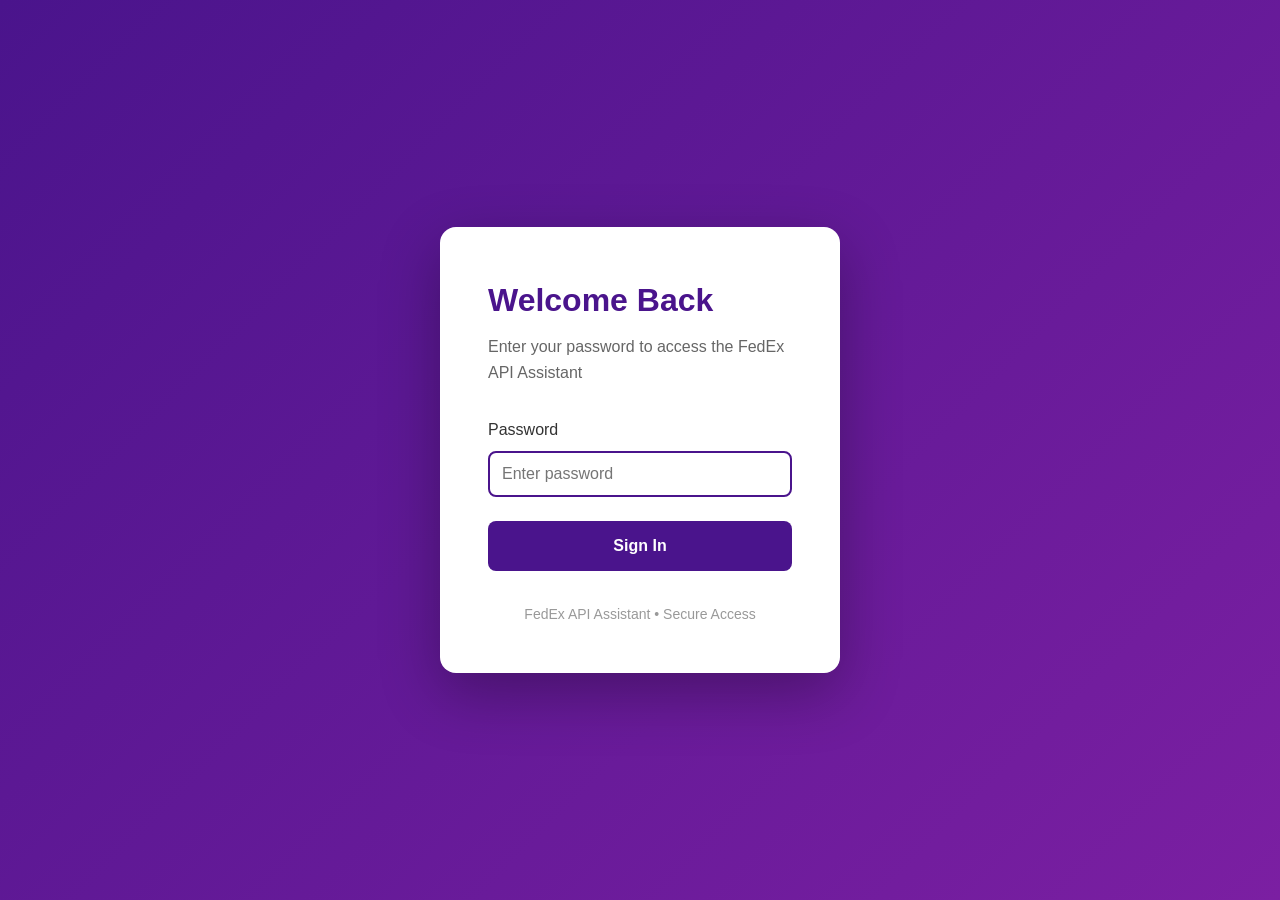
<file: portal/index.html>
<!DOCTYPE html>
<html lang="en">
<head>
    <meta charset="UTF-8">
    <meta name="viewport" content="width=device-width, initial-scale=1.0">
    <title>FedEx API Assistant</title>
    <style>
        body {
            margin: 0;
            padding: 0;
            display: flex;
            justify-content: center;
            align-items: center;
            min-height: 100vh;
            background: linear-gradient(135deg, #4a148c 0%, #7b1fa2 100%);
            font-family: -apple-system, BlinkMacSystemFont, 'Segoe UI', Roboto, Oxygen, Ubuntu, Cantarell, sans-serif;
        }
        .loader {
            text-align: center;
            color: white;
        }
        .spinner {
            border: 4px solid rgba(255, 255, 255, 0.3);
            border-radius: 50%;
            border-top: 4px solid white;
            width: 40px;
            height: 40px;
            animation: spin 1s linear infinite;
            margin: 0 auto 1rem;
        }
        @keyframes spin {
            0% { transform: rotate(0deg); }
            100% { transform: rotate(360deg); }
        }
    </style>
</head>
<body>
    <div class="loader">
        <div class="spinner"></div>
        <p>Loading FedEx API Assistant...</p>
    </div>

    <script>
        // Check if user is authenticated
        function isAuthenticated() {
            const authToken = localStorage.getItem('fedex_api_auth');
            const expiryTime = localStorage.getItem('fedex_api_auth_expiry');

            if (!authToken || !expiryTime) {
                return false;
            }

            // Check if expired
            if (Date.now() > parseInt(expiryTime)) {
                localStorage.removeItem('fedex_api_auth');
                localStorage.removeItem('fedex_api_auth_expiry');
                return false;
            }

            return true;
        }

        // Check authentication and redirect
        if (isAuthenticated()) {
            // User is authenticated, go to main portal
            window.location.href = 'home.html';
        } else {
            // User is not authenticated, go to login
            window.location.href = 'login.html';
        }
    </script>
</body>
</html>
</file>
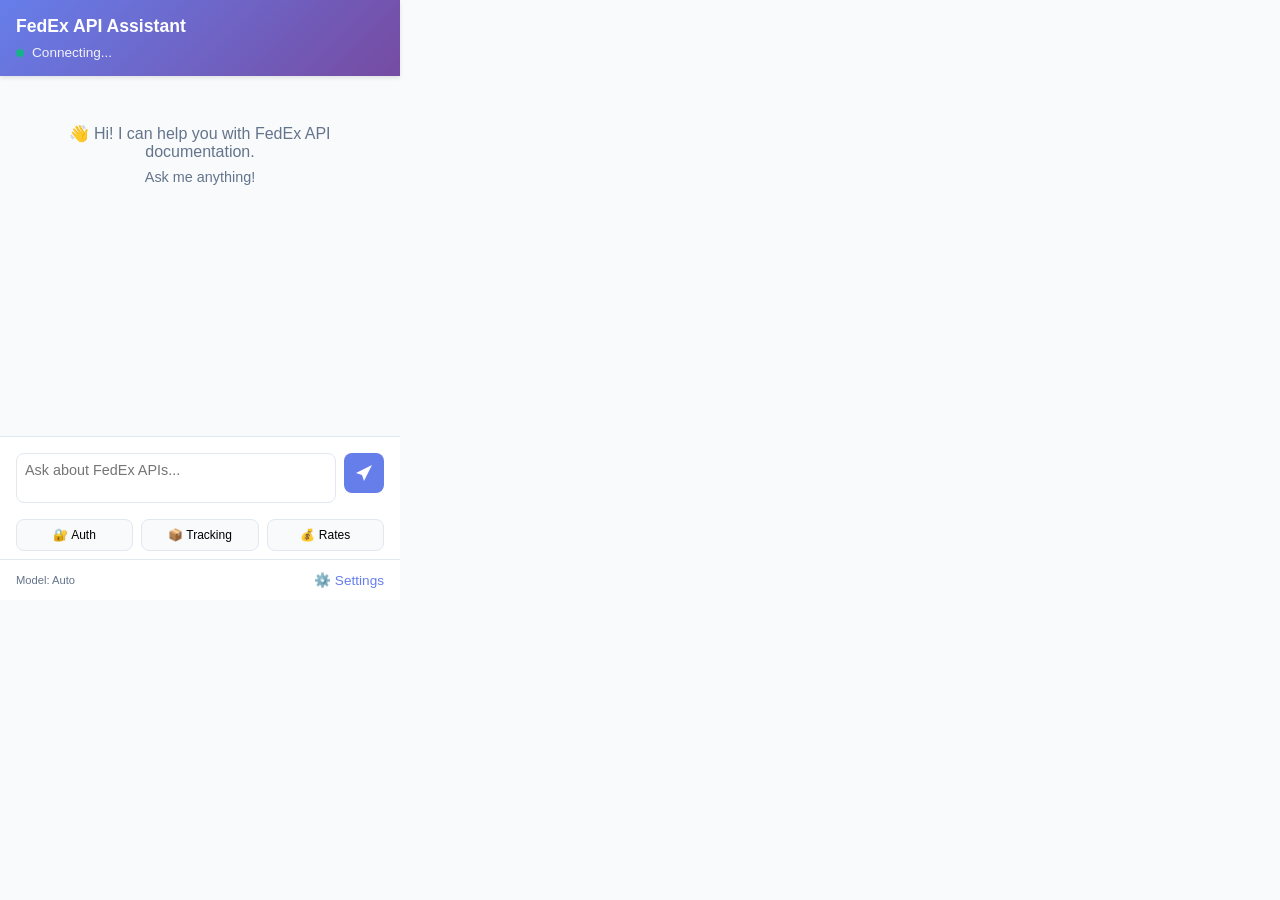
<file: extension/popup.html>
<!DOCTYPE html>
<html lang="en">
<head>
    <meta charset="UTF-8">
    <meta name="viewport" content="width=device-width, initial-scale=1.0">
    <title>FedEx API Assistant</title>
    <link rel="stylesheet" href="popup.css">
</head>
<body>
    <div class="container">
        <header class="header">
            <h1>FedEx API Assistant</h1>
            <div class="status" id="status">
                <span class="status-dot"></span>
                <span id="status-text">Connecting...</span>
            </div>
        </header>

        <div class="chat-container" id="chat-container">
            <div class="welcome-message">
                <p>👋 Hi! I can help you with FedEx API documentation.</p>
                <p class="welcome-sub">Ask me anything!</p>
            </div>
        </div>

        <div class="input-container">
            <textarea
                id="message-input"
                placeholder="Ask about FedEx APIs..."
                rows="2"
            ></textarea>
            <button id="send-button" class="send-button">
                <svg width="20" height="20" viewBox="0 0 20 20" fill="currentColor">
                    <path d="M2 10l16-8-8 16-2-6-6-2z"/>
                </svg>
            </button>
        </div>

        <div class="quick-actions">
            <button class="quick-action" data-query="How do I authenticate?">🔐 Auth</button>
            <button class="quick-action" data-query="Tracking API endpoint">📦 Tracking</button>
            <button class="quick-action" data-query="Rate API example">💰 Rates</button>
        </div>

        <footer class="footer">
            <div class="footer-stats">
                <span id="model-used">Model: Auto</span>
                <span id="response-time"></span>
            </div>
            <a href="http://localhost:8001" target="_blank" class="settings-link">⚙️ Settings</a>
        </footer>
    </div>

    <script src="popup.js"></script>
</body>
</html>
</file>
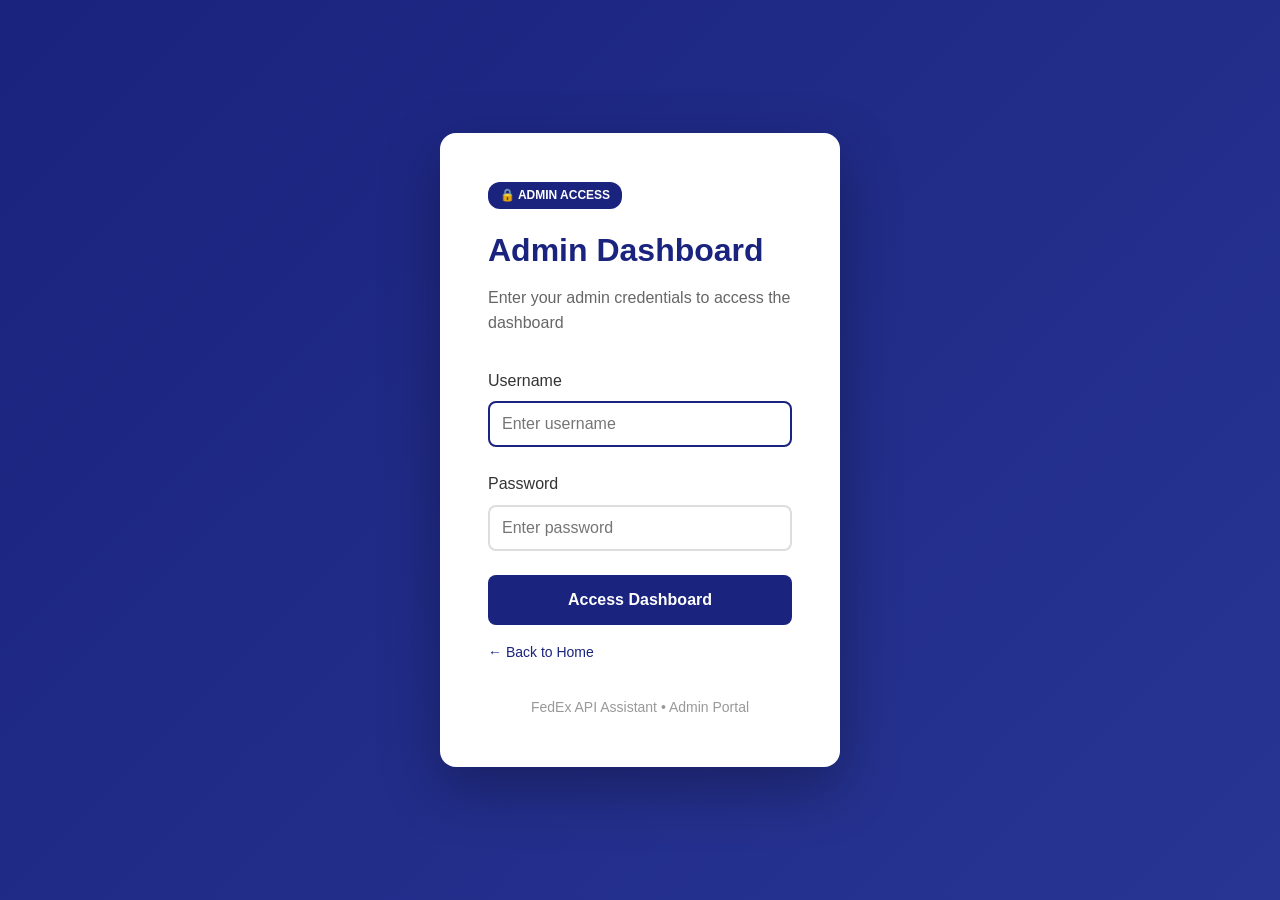
<file: portal/admin-login.html>
<!DOCTYPE html>
<html lang="en">
<head>
    <meta charset="UTF-8">
    <meta name="viewport" content="width=device-width, initial-scale=1.0">
    <title>Admin Login - FedEx API Assistant</title>
    <link rel="stylesheet" href="styles.css">
    <style>
        .login-container {
            min-height: 100vh;
            display: flex;
            align-items: center;
            justify-content: center;
            background: linear-gradient(135deg, #1a237e 0%, #283593 100%);
        }

        .login-box {
            background: white;
            padding: 3rem;
            border-radius: 16px;
            box-shadow: 0 20px 60px rgba(0,0,0,0.3);
            width: 100%;
            max-width: 400px;
        }

        .login-box h1 {
            margin: 0 0 0.5rem 0;
            color: #1a237e;
            font-size: 2rem;
        }

        .login-box p {
            color: #666;
            margin-bottom: 2rem;
        }

        .admin-badge {
            display: inline-block;
            background: #1a237e;
            color: white;
            padding: 0.25rem 0.75rem;
            border-radius: 12px;
            font-size: 0.75rem;
            font-weight: 600;
            margin-bottom: 1rem;
        }

        .form-group {
            margin-bottom: 1.5rem;
        }

        .form-group label {
            display: block;
            margin-bottom: 0.5rem;
            color: #333;
            font-weight: 500;
        }

        .form-group input {
            width: 100%;
            padding: 0.75rem;
            border: 2px solid #ddd;
            border-radius: 8px;
            font-size: 1rem;
            transition: border-color 0.3s;
        }

        .form-group input:focus {
            outline: none;
            border-color: #1a237e;
        }

        .login-btn {
            width: 100%;
            padding: 1rem;
            background: #1a237e;
            color: white;
            border: none;
            border-radius: 8px;
            font-size: 1rem;
            font-weight: 600;
            cursor: pointer;
            transition: background 0.3s;
        }

        .login-btn:hover {
            background: #283593;
        }

        .login-btn:disabled {
            background: #ccc;
            cursor: not-allowed;
        }

        .error-message {
            background: #ffebee;
            color: #c62828;
            padding: 0.75rem;
            border-radius: 8px;
            margin-bottom: 1rem;
            display: none;
        }

        .error-message.show {
            display: block;
        }

        .login-footer {
            margin-top: 2rem;
            text-align: center;
            color: #999;
            font-size: 0.875rem;
        }

        .back-link {
            display: inline-block;
            margin-top: 1rem;
            color: #1a237e;
            text-decoration: none;
            font-size: 0.875rem;
        }

        .back-link:hover {
            text-decoration: underline;
        }
    </style>
</head>
<body>
    <div class="login-container">
        <div class="login-box">
            <span class="admin-badge">🔒 ADMIN ACCESS</span>
            <h1>Admin Dashboard</h1>
            <p>Enter your admin credentials to access the dashboard</p>

            <div id="error-message" class="error-message"></div>

            <form id="admin-login-form">
                <div class="form-group">
                    <label for="username">Username</label>
                    <input
                        type="text"
                        id="username"
                        name="username"
                        placeholder="Enter username"
                        autocomplete="username"
                        required
                    />
                </div>

                <div class="form-group">
                    <label for="password">Password</label>
                    <input
                        type="password"
                        id="password"
                        name="password"
                        placeholder="Enter password"
                        autocomplete="current-password"
                        required
                    />
                </div>

                <button type="submit" class="login-btn" id="login-btn">
                    Access Dashboard
                </button>
            </form>

            <a href="index.html" class="back-link">← Back to Home</a>

            <div class="login-footer">
                FedEx API Assistant • Admin Portal
            </div>
        </div>
    </div>

    <script src="admin-login.js"></script>
</body>
</html>
</file>
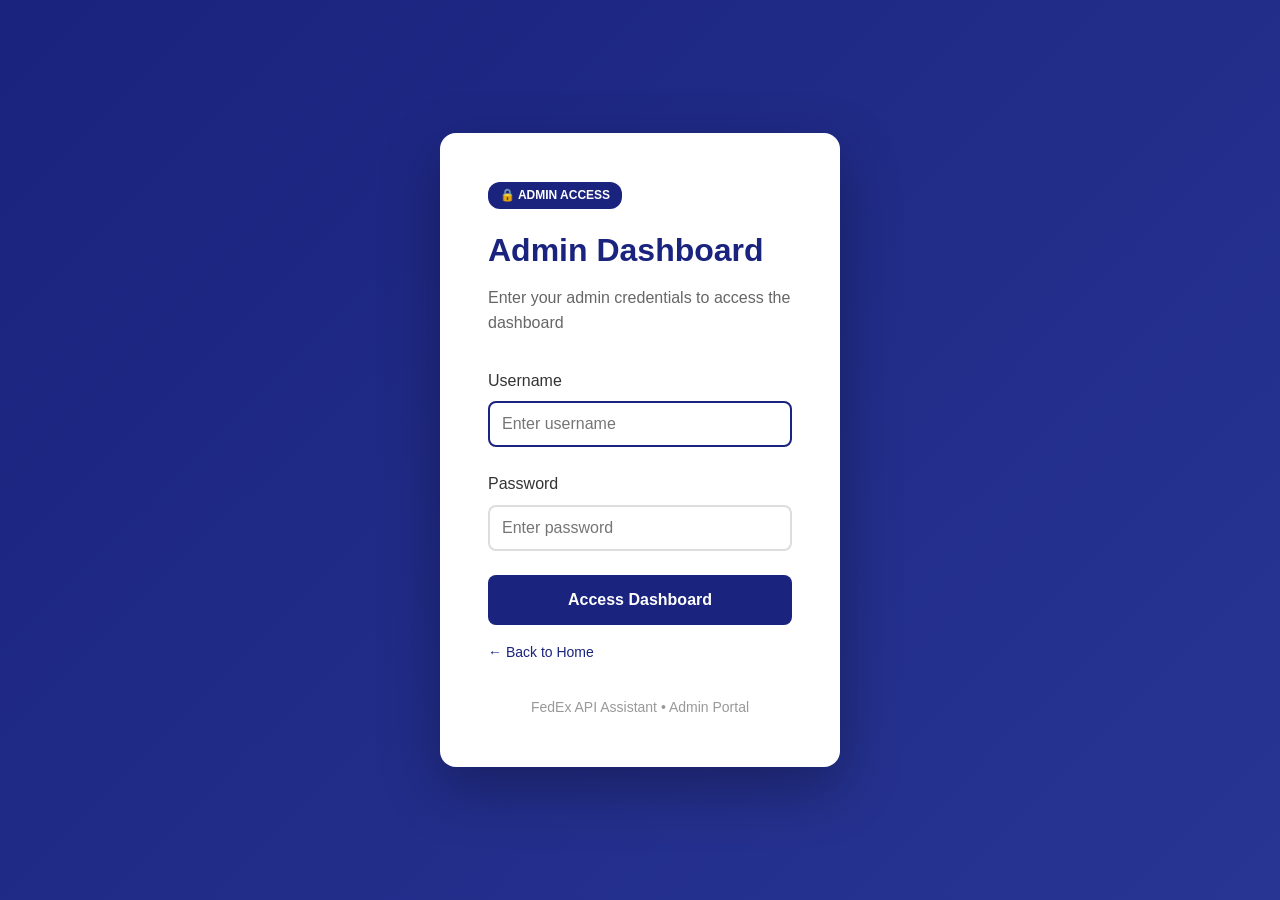
<file: portal/admin.html>
<!DOCTYPE html>
<html lang="en">
<head>
    <meta charset="UTF-8">
    <meta name="viewport" content="width=device-width, initial-scale=1.0">
    <title>Admin Dashboard - FedEx API Assistant</title>
    <link rel="stylesheet" href="styles.css">
    <style>
        .admin-container {
            max-width: 1400px;
            margin: 0 auto;
            padding: 2rem;
        }

        .admin-header {
            display: flex;
            justify-content: space-between;
            align-items: center;
            margin-bottom: 2rem;
        }

        .admin-header h1 {
            margin: 0;
            color: #4a148c;
        }

        .admin-actions {
            display: flex;
            gap: 1rem;
        }

        .dashboard-grid {
            display: grid;
            grid-template-columns: repeat(auto-fit, minmax(300px, 1fr));
            gap: 1.5rem;
            margin-bottom: 2rem;
        }

        .stat-card {
            background: white;
            padding: 1.5rem;
            border-radius: 12px;
            box-shadow: 0 2px 8px rgba(0,0,0,0.1);
        }

        .stat-card h3 {
            margin: 0 0 0.5rem 0;
            color: #666;
            font-size: 0.875rem;
            text-transform: uppercase;
        }

        .stat-value {
            font-size: 2.5rem;
            font-weight: 700;
            color: #4a148c;
            margin-bottom: 0.5rem;
        }

        .stat-change {
            font-size: 0.875rem;
            color: #666;
        }

        .stat-change.positive {
            color: #2e7d32;
        }

        .stat-change.negative {
            color: #c62828;
        }

        .section-card {
            background: white;
            padding: 2rem;
            border-radius: 12px;
            box-shadow: 0 2px 8px rgba(0,0,0,0.1);
            margin-bottom: 2rem;
        }

        .section-card h2 {
            margin: 0 0 1rem 0;
            color: #4a148c;
        }

        .status-indicator {
            display: inline-flex;
            align-items: center;
            gap: 0.5rem;
            padding: 0.5rem 1rem;
            border-radius: 20px;
            font-weight: 600;
            font-size: 0.875rem;
        }

        .status-indicator.online {
            background: #e8f5e9;
            color: #2e7d32;
        }

        .status-indicator.offline {
            background: #ffebee;
            color: #c62828;
        }

        .status-dot {
            width: 8px;
            height: 8px;
            border-radius: 50%;
            background: currentColor;
        }

        .btn {
            padding: 0.75rem 1.5rem;
            border: none;
            border-radius: 8px;
            font-weight: 600;
            cursor: pointer;
            transition: all 0.3s;
            text-decoration: none;
            display: inline-block;
        }

        .btn-primary {
            background: #4a148c;
            color: white;
        }

        .btn-primary:hover {
            background: #7b1fa2;
        }

        .btn-secondary {
            background: #e0e0e0;
            color: #333;
        }

        .btn-secondary:hover {
            background: #d0d0d0;
        }

        .btn-danger {
            background: #c62828;
            color: white;
        }

        .btn-danger:hover {
            background: #e53935;
        }

        .queries-table {
            width: 100%;
            border-collapse: collapse;
        }

        .queries-table th,
        .queries-table td {
            padding: 1rem;
            text-align: left;
            border-bottom: 1px solid #e0e0e0;
        }

        .queries-table th {
            background: #f5f5f5;
            font-weight: 600;
            color: #666;
        }

        .queries-table tr:hover {
            background: #fafafa;
        }

        .query-text {
            max-width: 400px;
            overflow: hidden;
            text-overflow: ellipsis;
            white-space: nowrap;
        }

        .model-badge {
            display: inline-block;
            padding: 0.25rem 0.75rem;
            border-radius: 12px;
            font-size: 0.75rem;
            font-weight: 600;
        }

        .model-badge.claude {
            background: #e1f5fe;
            color: #0277bd;
        }

        .model-badge.ollama {
            background: #f3e5f5;
            color: #6a1b9a;
        }

        .chart-container {
            height: 300px;
            margin-top: 1rem;
        }

        .loading {
            text-align: center;
            padding: 2rem;
            color: #999;
        }
    </style>
</head>
<body>
    <div class="admin-container">
        <div class="admin-header">
            <h1>Admin Dashboard</h1>
            <div class="admin-actions">
                <a href="index.html" class="btn btn-secondary">Back to Home</a>
                <button id="logout-btn" class="btn btn-secondary">Logout</button>
            </div>
        </div>

        <!-- Stats Overview -->
        <div class="dashboard-grid">
            <div class="stat-card">
                <h3>Total Requests</h3>
                <div class="stat-value" id="total-requests">0</div>
                <div class="stat-change" id="requests-change">Loading...</div>
            </div>

            <div class="stat-card">
                <h3>Unique Users</h3>
                <div class="stat-value" id="unique-users">0</div>
                <div class="stat-change" id="users-change">Loading...</div>
            </div>

            <div class="stat-card">
                <h3>Avg Response Time</h3>
                <div class="stat-value" id="avg-response-time">0s</div>
                <div class="stat-change" id="response-change">Loading...</div>
            </div>

            <div class="stat-card">
                <h3>Server Uptime</h3>
                <div class="stat-value" id="server-uptime">0h</div>
                <div class="stat-change" id="uptime-info">Loading...</div>
            </div>
        </div>

        <!-- Server Status -->
        <div class="section-card">
            <h2>Server Status</h2>
            <div style="display: flex; gap: 2rem; align-items: center; flex-wrap: wrap;">
                <div>
                    <strong>API Server:</strong>
                    <span id="api-status" class="status-indicator">
                        <span class="status-dot"></span>
                        Checking...
                    </span>
                </div>
                <div>
                    <strong>Claude API:</strong>
                    <span id="claude-status" class="status-indicator">
                        <span class="status-dot"></span>
                        Checking...
                    </span>
                </div>
                <div>
                    <strong>Ollama:</strong>
                    <span id="ollama-status" class="status-indicator">
                        <span class="status-dot"></span>
                        Checking...
                    </span>
                </div>
                <div>
                    <strong>Vector Store:</strong>
                    <span id="vector-status" class="status-indicator">
                        <span class="status-dot"></span>
                        Checking...
                    </span>
                </div>
            </div>
            <div style="margin-top: 1.5rem;">
                <button id="restart-btn" class="btn btn-danger">Restart Server</button>
                <button id="refresh-status-btn" class="btn btn-secondary">Refresh Status</button>
            </div>
        </div>

        <!-- Documentation Scraper -->
        <div class="section-card">
            <h2>Documentation Scraper</h2>
            <p style="color: #666; margin-bottom: 1.5rem;">Scrape FedEx Developer Portal and ingest into vector store</p>

            <div style="margin-bottom: 1.5rem;">
                <strong>Status:</strong>
                <span id="scraper-status" class="status-indicator">
                    <span class="status-dot"></span>
                    Checking...
                </span>
                <span id="scraper-progress" style="margin-left: 1rem; color: #666;"></span>
            </div>

            <div class="scraper-config" style="margin-bottom: 1.5rem;">
                <h3 style="margin-bottom: 1rem;">Configuration</h3>
                <div style="display: grid; grid-template-columns: repeat(auto-fit, minmax(250px, 1fr)); gap: 1rem;">
                    <div>
                        <label style="display: block; margin-bottom: 0.5rem; font-weight: 600;">Max Pages</label>
                        <input type="number" id="max-pages" min="1" max="500" value="50" class="form-input">
                    </div>
                    <div>
                        <label style="display: block; margin-bottom: 0.5rem; font-weight: 600;">Max Depth</label>
                        <input type="number" id="max-depth" min="1" max="10" value="3" class="form-input">
                    </div>
                    <div>
                        <label style="display: block; margin-bottom: 0.5rem; font-weight: 600;">Delay (ms)</label>
                        <input type="number" id="delay-ms" min="0" max="5000" value="1000" class="form-input">
                    </div>
                </div>
                <div style="margin-top: 1rem;">
                    <label style="display: block; margin-bottom: 0.5rem; font-weight: 600;">Start URLs (one per line)</label>
                    <textarea id="start-urls" rows="3" class="form-input" style="width: 100%; font-family: monospace;">https://developer.fedex.com/api/en-us/home.html
https://developer.fedex.com/api/en-us/catalog.html</textarea>
                </div>
            </div>

            <div style="display: flex; gap: 1rem; flex-wrap: wrap;">
                <button id="save-config-btn" class="btn btn-secondary">Save Configuration</button>
                <button id="start-scrape-btn" class="btn btn-primary">Start Scraping</button>
                <button id="ingest-btn" class="btn btn-primary">Ingest into Vector Store</button>
                <button id="scrape-and-ingest-btn" class="btn" style="background: #4a148c;">Scrape & Ingest</button>
            </div>

            <div id="scraper-output" style="margin-top: 1.5rem; padding: 1rem; background: #f5f5f5; border-radius: 8px; display: none;">
                <h4 style="margin: 0 0 0.5rem 0;">Output:</h4>
                <pre id="scraper-output-text" style="margin: 0; white-space: pre-wrap; font-size: 0.875rem;"></pre>
            </div>
        </div>

        <!-- Recent Queries -->
        <div class="section-card">
            <h2>Recent Queries (Last 50)</h2>
            <div id="queries-container">
                <div class="loading">Loading queries...</div>
            </div>
        </div>
    </div>

    <script src="admin.js"></script>
</body>
</html>
</file>
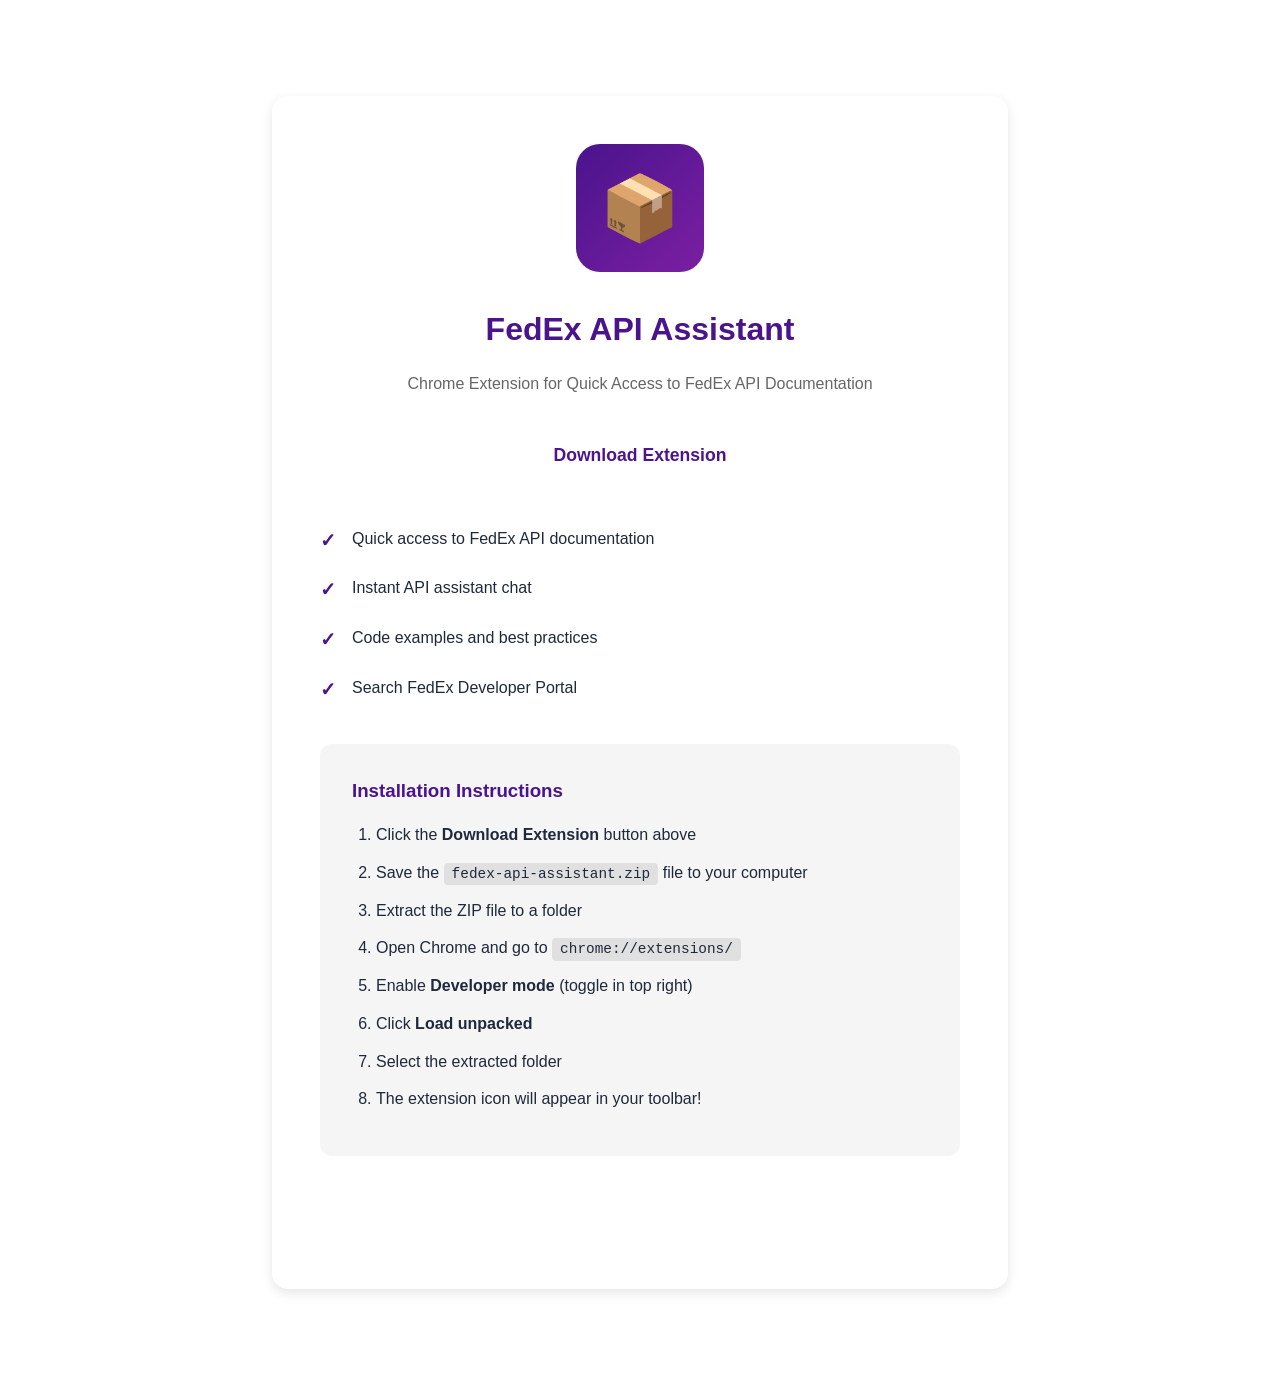
<file: portal/extension.html>
<!DOCTYPE html>
<html lang="en">
<head>
    <meta charset="UTF-8">
    <meta name="viewport" content="width=device-width, initial-scale=1.0">
    <title>Chrome Extension - FedEx API Assistant</title>
    <link rel="stylesheet" href="styles.css">
    <style>
        .extension-container {
            max-width: 800px;
            margin: 4rem auto;
            padding: 2rem;
        }

        .extension-card {
            background: white;
            padding: 3rem;
            border-radius: 16px;
            box-shadow: 0 4px 12px rgba(0,0,0,0.1);
            text-align: center;
        }

        .extension-icon {
            width: 128px;
            height: 128px;
            margin: 0 auto 2rem auto;
            background: linear-gradient(135deg, #4a148c 0%, #7b1fa2 100%);
            border-radius: 24px;
            display: flex;
            align-items: center;
            justify-content: center;
            font-size: 4rem;
        }

        .extension-card h1 {
            margin: 0 0 1rem 0;
            color: #4a148c;
        }

        .extension-card p {
            color: #666;
            margin-bottom: 2rem;
            line-height: 1.6;
        }

        .feature-list {
            text-align: left;
            margin: 2rem 0;
            padding: 0;
            list-style: none;
        }

        .feature-list li {
            padding: 0.75rem 0;
            padding-left: 2rem;
            position: relative;
        }

        .feature-list li:before {
            content: "✓";
            position: absolute;
            left: 0;
            color: #4a148c;
            font-weight: bold;
            font-size: 1.2rem;
        }

        .install-steps {
            background: #f5f5f5;
            padding: 2rem;
            border-radius: 12px;
            margin: 2rem 0;
            text-align: left;
        }

        .install-steps h3 {
            margin: 0 0 1rem 0;
            color: #4a148c;
        }

        .install-steps ol {
            margin: 0;
            padding-left: 1.5rem;
        }

        .install-steps li {
            margin-bottom: 0.75rem;
            line-height: 1.6;
        }

        code {
            background: #e0e0e0;
            padding: 0.2rem 0.5rem;
            border-radius: 4px;
            font-family: monospace;
        }
    </style>
</head>
<body>
    <div class="extension-container">
        <div class="extension-card">
            <div class="extension-icon">
                📦
            </div>

            <h1>FedEx API Assistant</h1>
            <p>Chrome Extension for Quick Access to FedEx API Documentation</p>

            <button id="download-btn" class="btn btn-primary" style="font-size: 1.1rem; padding: 1rem 2rem;">
                Download Extension
            </button>

            <ul class="feature-list">
                <li>Quick access to FedEx API documentation</li>
                <li>Instant API assistant chat</li>
                <li>Code examples and best practices</li>
                <li>Search FedEx Developer Portal</li>
            </ul>

            <div class="install-steps">
                <h3>Installation Instructions</h3>
                <ol>
                    <li>Click the <strong>Download Extension</strong> button above</li>
                    <li>Save the <code>fedex-api-assistant.zip</code> file to your computer</li>
                    <li>Extract the ZIP file to a folder</li>
                    <li>Open Chrome and go to <code>chrome://extensions/</code></li>
                    <li>Enable <strong>Developer mode</strong> (toggle in top right)</li>
                    <li>Click <strong>Load unpacked</strong></li>
                    <li>Select the extracted folder</li>
                    <li>The extension icon will appear in your toolbar!</li>
                </ol>
            </div>

            <div style="margin-top: 2rem;">
                <a href="home.html" class="btn btn-secondary">Back to Home</a>
            </div>
        </div>
    </div>

    <script>
        const API_BASE_URL = window.location.hostname === 'localhost' || window.location.hostname === '127.0.0.1'
            ? 'http://localhost:8000'
            : 'https://fedex-chatbot-api.bluewater-bfc57c63.eastus.azurecontainerapps.io';

        document.getElementById('download-btn').addEventListener('click', async () => {
            try {
                const response = await fetch(`${API_BASE_URL}/api/download-extension`);

                if (!response.ok) {
                    throw new Error('Download failed');
                }

                const blob = await response.blob();
                const url = window.URL.createObjectURL(blob);
                const a = document.createElement('a');
                a.href = url;
                a.download = 'fedex-api-assistant.zip';
                document.body.appendChild(a);
                a.click();
                document.body.removeChild(a);
                window.URL.revokeObjectURL(url);

                alert('Extension downloaded! Follow the installation instructions below.');
            } catch (error) {
                console.error('Download failed:', error);
                alert('Failed to download extension. Please try again.');
            }
        });
    </script>
</body>
</html>
</file>
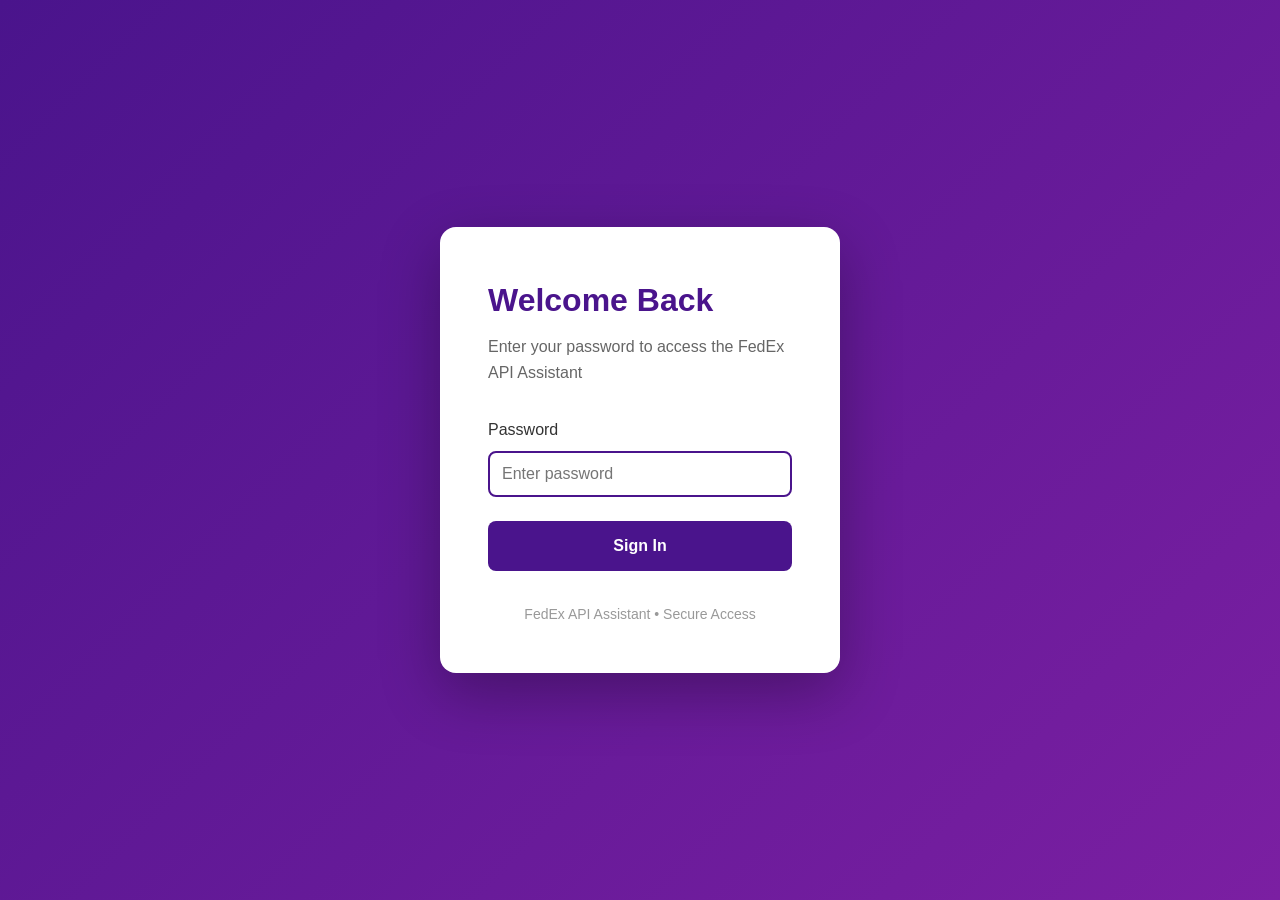
<file: portal/home.html>
<!DOCTYPE html>
<html lang="en">
<head>
    <meta charset="UTF-8">
    <meta name="viewport" content="width=device-width, initial-scale=1.0">
    <title>FedEx API Assistant - Developer Chatbot</title>
    <link rel="stylesheet" href="styles.css">
</head>
<body>
    <nav class="navbar">
        <div class="container">
            <div class="nav-brand">
                <h1>FedEx API Assistant</h1>
            </div>
            <div class="nav-links">
                <a href="#features">Features</a>
                <a href="#demo">Try It</a>
                <a href="#install">Install</a>
                <a href="https://github.com/jclaeson/fdp_chatbot" target="_blank">GitHub</a>
                <a href="#" id="logout-link" style="color: #ff6b6b;">Logout</a>
            </div>
        </div>
    </nav>

    <section class="hero">
        <div class="container">
            <div class="hero-content">
                <h2>Your AI-Powered Guide to FedEx APIs</h2>
                <p class="hero-subtitle">Get instant answers about FedEx developer documentation using RAG-powered AI. Powered by Ollama for speed and Claude for accuracy.</p>
                <div class="hero-buttons">
                    <a href="#demo" class="btn btn-primary">Try Live Demo</a>
                    <a href="#install" class="btn btn-secondary">Get Chrome Extension</a>
                </div>
            </div>
            <div class="hero-stats">
                <div class="stat">
                    <div class="stat-number" id="docs-count">0</div>
                    <div class="stat-label">Documents Indexed</div>
                </div>
                <div class="stat">
                    <div class="stat-number" id="download-count">0</div>
                    <div class="stat-label">Developer Downloads</div>
                </div>
                <div class="stat">
                    <div class="stat-number">&lt;2s</div>
                    <div class="stat-label">Avg Response Time</div>
                </div>
            </div>
        </div>
    </section>

    <section id="features" class="features">
        <div class="container">
            <h2>Why Use FedEx API Assistant?</h2>
            <div class="features-grid">
                <div class="feature-card">
                    <div class="feature-icon">🚀</div>
                    <h3>Lightning Fast</h3>
                    <p>Get answers in seconds using AI-powered search. No more digging through documentation pages.</p>
                </div>
                <div class="feature-card">
                    <div class="feature-icon">🎯</div>
                    <h3>Highly Accurate</h3>
                    <p>Intelligent routing delivers expert-level responses with source citations directly from FedEx documentation.</p>
                </div>
                <div class="feature-card">
                    <div class="feature-icon">💻</div>
                    <h3>Code Easier with FedEx APIs</h3>
                    <p>Skip documentation hunting. Get instant code examples, endpoint details, and authentication guidance - right when you need them.</p>
                </div>
            </div>
        </div>
    </section>

    <section id="demo" class="demo">
        <div class="container">
            <h2>Try It Now</h2>
            <p class="section-subtitle">Ask anything about FedEx APIs</p>

            <div class="chat-container">
                <div class="chat-messages" id="chat-messages">
                    <div class="message assistant">
                        <div class="message-content">
                            <p>Hi! I'm your FedEx API assistant. Ask me anything about FedEx developer documentation, APIs, authentication, endpoints, or best practices.</p>
                            <p class="message-meta">Powered by RAG + AI</p>
                        </div>
                    </div>
                </div>

                <div class="chat-input-container">
                    <div class="quick-questions">
                        <button class="quick-q" data-q="How do I authenticate with the FedEx API?">Authentication</button>
                        <button class="quick-q" data-q="What is the tracking API endpoint?">Tracking API</button>
                        <button class="quick-q" data-q="Show me an example shipment request">Example Request</button>
                    </div>
                    <div class="chat-input-wrapper">
                        <input
                            type="text"
                            id="chat-input"
                            placeholder="Ask about FedEx APIs..."
                            autocomplete="off"
                        />
                        <button id="send-btn" class="send-btn">
                            <span>Send</span>
                        </button>
                    </div>
                    <div class="input-meta">
                        <span id="model-indicator">Model: Auto</span>
                        <span id="status-indicator">Ready</span>
                    </div>
                </div>
            </div>
        </div>
    </section>

    <section id="install" class="install">
        <div class="container">
            <h2>Get Started</h2>

            <div class="install-options">
                <div class="install-card">
                    <h3>🌐 Chrome Extension</h3>
                    <p>Quick access from any page while browsing FedEx documentation</p>
                    <ol>
                        <li>Download <code>extension.zip</code></li>
                        <li>Extract and open Chrome extensions (chrome://extensions/)</li>
                        <li>Enable "Developer mode" and click "Load unpacked"</li>
                        <li>Select the extension folder</li>
                    </ol>
                    <a href="extension.html" class="btn btn-primary">Download Extension</a>
                </div>

                <div class="install-card">
                    <h3>📚 View on GitHub</h3>
                    <p>Open source project with full documentation and setup guides</p>
                    <ul>
                        <li>Complete source code</li>
                        <li>Detailed setup instructions</li>
                        <li>Deployment guides for Azure</li>
                        <li>Community contributions welcome</li>
                    </ul>
                    <a href="https://github.com/jclaeson/fdp_chatbot" class="btn btn-secondary" target="_blank">View Repository</a>
                </div>
            </div>
        </div>
    </section>

    <section class="architecture">
        <div class="container">
            <h2>How It Works</h2>
            <div class="arch-diagram">
                <div class="arch-step">
                    <div class="arch-number">1</div>
                    <h4>Scrape Documentation</h4>
                    <p>Web scraper extracts content from developer.fedex.com</p>
                </div>
                <div class="arch-arrow">→</div>
                <div class="arch-step">
                    <div class="arch-number">2</div>
                    <h4>Create Embeddings</h4>
                    <p>Content chunked and embedded using sentence transformers</p>
                </div>
                <div class="arch-arrow">→</div>
                <div class="arch-step">
                    <div class="arch-number">3</div>
                    <h4>Store in Vector DB</h4>
                    <p>Embeddings indexed in Chroma for semantic search</p>
                </div>
                <div class="arch-arrow">→</div>
                <div class="arch-step">
                    <div class="arch-number">4</div>
                    <h4>Intelligent Routing</h4>
                    <p>Query analyzed and routed to Ollama or Claude</p>
                </div>
                <div class="arch-arrow">→</div>
                <div class="arch-step">
                    <div class="arch-number">5</div>
                    <h4>Generate Response</h4>
                    <p>AI generates answer using retrieved context</p>
                </div>
            </div>
        </div>
    </section>

    <footer class="footer">
        <div class="container">
            <p>Built with FastAPI, Ollama, Claude, and Chroma | <a href="http://localhost:8000/docs" target="_blank">API Documentation</a></p>
            <p class="footer-note">Not affiliated with FedEx Corporation. This is an independent developer tool.</p>
        </div>
    </footer>

    <script src="app.js"></script>
</body>
</html>
</file>
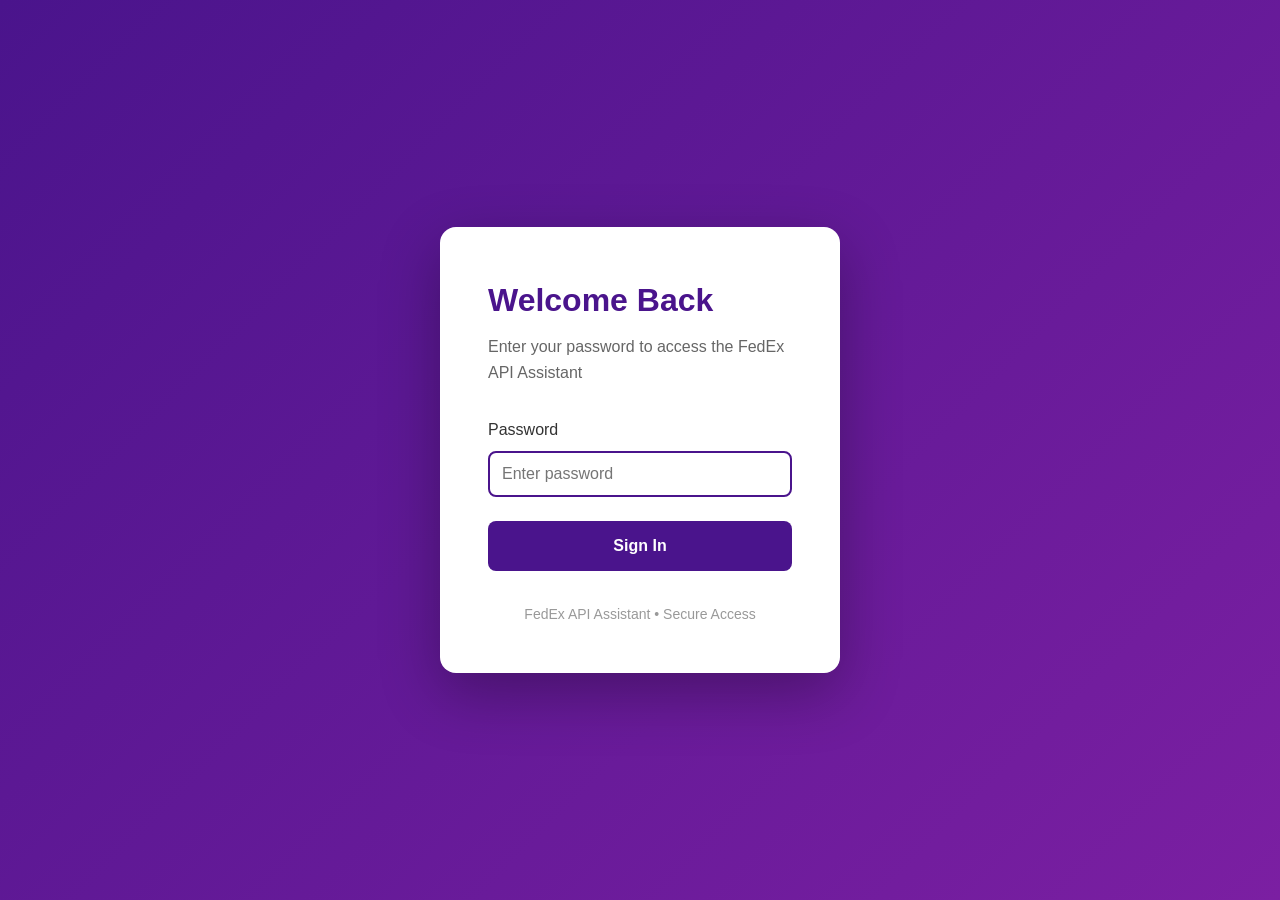
<file: portal/login.html>
<!DOCTYPE html>
<html lang="en">
<head>
    <meta charset="UTF-8">
    <meta name="viewport" content="width=device-width, initial-scale=1.0">
    <title>Login - FedEx API Assistant</title>
    <link rel="stylesheet" href="styles.css">
    <style>
        .login-container {
            min-height: 100vh;
            display: flex;
            align-items: center;
            justify-content: center;
            background: linear-gradient(135deg, #4a148c 0%, #7b1fa2 100%);
        }

        .login-box {
            background: white;
            padding: 3rem;
            border-radius: 16px;
            box-shadow: 0 20px 60px rgba(0,0,0,0.3);
            width: 100%;
            max-width: 400px;
        }

        .login-box h1 {
            margin: 0 0 0.5rem 0;
            color: #4a148c;
            font-size: 2rem;
        }

        .login-box p {
            color: #666;
            margin-bottom: 2rem;
        }

        .form-group {
            margin-bottom: 1.5rem;
        }

        .form-group label {
            display: block;
            margin-bottom: 0.5rem;
            color: #333;
            font-weight: 500;
        }

        .form-group input {
            width: 100%;
            padding: 0.75rem;
            border: 2px solid #ddd;
            border-radius: 8px;
            font-size: 1rem;
            transition: border-color 0.3s;
        }

        .form-group input:focus {
            outline: none;
            border-color: #4a148c;
        }

        .login-btn {
            width: 100%;
            padding: 1rem;
            background: #4a148c;
            color: white;
            border: none;
            border-radius: 8px;
            font-size: 1rem;
            font-weight: 600;
            cursor: pointer;
            transition: background 0.3s;
        }

        .login-btn:hover {
            background: #7b1fa2;
        }

        .login-btn:disabled {
            background: #ccc;
            cursor: not-allowed;
        }

        .error-message {
            background: #ffebee;
            color: #c62828;
            padding: 0.75rem;
            border-radius: 8px;
            margin-bottom: 1rem;
            display: none;
        }

        .error-message.show {
            display: block;
        }

        .login-footer {
            margin-top: 2rem;
            text-align: center;
            color: #999;
            font-size: 0.875rem;
        }
    </style>
</head>
<body>
    <div class="login-container">
        <div class="login-box">
            <h1>Welcome Back</h1>
            <p>Enter your password to access the FedEx API Assistant</p>

            <div id="error-message" class="error-message"></div>

            <form id="login-form">
                <div class="form-group">
                    <label for="password">Password</label>
                    <input
                        type="password"
                        id="password"
                        name="password"
                        placeholder="Enter password"
                        autocomplete="off"
                        required
                    />
                </div>

                <button type="submit" class="login-btn" id="login-btn">
                    Sign In
                </button>
            </form>

            <div class="login-footer">
                FedEx API Assistant • Secure Access
            </div>
        </div>
    </div>

    <script src="login.js"></script>
</body>
</html>
</file>
<file: extension/popup.css>
* {
    margin: 0;
    padding: 0;
    box-sizing: border-box;
}

body {
    width: 400px;
    height: 600px;
    font-family: -apple-system, BlinkMacSystemFont, 'Segoe UI', Roboto, sans-serif;
    background: #f8fafc;
}

.container {
    display: flex;
    flex-direction: column;
    height: 100%;
}

.header {
    background: linear-gradient(135deg, #667eea 0%, #764ba2 100%);
    color: white;
    padding: 1rem;
    box-shadow: 0 2px 4px rgba(0,0,0,0.1);
}

.header h1 {
    font-size: 1.1rem;
    margin-bottom: 0.5rem;
}

.status {
    display: flex;
    align-items: center;
    gap: 0.5rem;
    font-size: 0.85rem;
    opacity: 0.9;
}

.status-dot {
    width: 8px;
    height: 8px;
    border-radius: 50%;
    background: #10b981;
    animation: pulse 2s infinite;
}

.status-dot.offline {
    background: #ef4444;
    animation: none;
}

@keyframes pulse {
    0%, 100% { opacity: 1; }
    50% { opacity: 0.5; }
}

.chat-container {
    flex: 1;
    overflow-y: auto;
    padding: 1rem;
    display: flex;
    flex-direction: column;
    gap: 0.75rem;
}

.welcome-message {
    text-align: center;
    padding: 2rem 1rem;
    color: #64748b;
}

.welcome-message p {
    margin-bottom: 0.5rem;
}

.welcome-sub {
    font-size: 0.9rem;
}

.message {
    display: flex;
    flex-direction: column;
    gap: 0.25rem;
}

.message.user {
    align-items: flex-end;
}

.message.assistant {
    align-items: flex-start;
}

.message-bubble {
    max-width: 85%;
    padding: 0.75rem;
    border-radius: 0.75rem;
    word-wrap: break-word;
}

.message.user .message-bubble {
    background: #667eea;
    color: white;
}

.message.assistant .message-bubble {
    background: white;
    color: #1e293b;
    box-shadow: 0 1px 2px rgba(0,0,0,0.1);
}

.message-meta {
    font-size: 0.7rem;
    color: #94a3b8;
    padding: 0 0.5rem;
}

.message-sources {
    margin-top: 0.5rem;
    padding-top: 0.5rem;
    border-top: 1px solid #e2e8f0;
    font-size: 0.75rem;
}

.source-link {
    display: block;
    color: #667eea;
    text-decoration: none;
    margin-top: 0.25rem;
}

.source-link:hover {
    text-decoration: underline;
}

.loading {
    display: inline-block;
    width: 1rem;
    height: 1rem;
    border: 2px solid #e2e8f0;
    border-top-color: #667eea;
    border-radius: 50%;
    animation: spin 0.6s linear infinite;
}

@keyframes spin {
    to { transform: rotate(360deg); }
}

.input-container {
    display: flex;
    gap: 0.5rem;
    padding: 1rem;
    background: white;
    border-top: 1px solid #e2e8f0;
}

#message-input {
    flex: 1;
    border: 1px solid #e2e8f0;
    border-radius: 0.5rem;
    padding: 0.5rem;
    font-family: inherit;
    font-size: 0.9rem;
    resize: none;
}

#message-input:focus {
    outline: none;
    border-color: #667eea;
}

.send-button {
    background: #667eea;
    color: white;
    border: none;
    border-radius: 0.5rem;
    width: 40px;
    height: 40px;
    display: flex;
    align-items: center;
    justify-content: center;
    cursor: pointer;
    transition: background 0.2s;
}

.send-button:hover {
    background: #5568d3;
}

.send-button:disabled {
    opacity: 0.5;
    cursor: not-allowed;
}

.quick-actions {
    display: flex;
    gap: 0.5rem;
    padding: 0 1rem 0.5rem;
    background: white;
}

.quick-action {
    flex: 1;
    padding: 0.5rem;
    border: 1px solid #e2e8f0;
    background: #f8fafc;
    border-radius: 0.5rem;
    font-size: 0.75rem;
    cursor: pointer;
    transition: all 0.2s;
}

.quick-action:hover {
    background: #667eea;
    color: white;
    border-color: #667eea;
}

.footer {
    background: white;
    border-top: 1px solid #e2e8f0;
    padding: 0.75rem 1rem;
    display: flex;
    justify-content: space-between;
    align-items: center;
}

.footer-stats {
    display: flex;
    gap: 1rem;
    font-size: 0.7rem;
    color: #64748b;
}

.settings-link {
    color: #667eea;
    text-decoration: none;
    font-size: 0.85rem;
}

.settings-link:hover {
    text-decoration: underline;
}

code {
    background: #f1f5f9;
    padding: 0.2rem 0.4rem;
    border-radius: 0.25rem;
    font-family: 'Courier New', monospace;
    font-size: 0.85rem;
}

pre {
    background: #1e293b;
    color: #e2e8f0;
    padding: 0.75rem;
    border-radius: 0.5rem;
    overflow-x: auto;
    margin: 0.5rem 0;
}

pre code {
    background: none;
    color: inherit;
    padding: 0;
}
</file>
<file: portal/styles.css>
:root {
    --primary: #4d148c;
    --primary-dark: #3a0f69;
    --secondary: #ff6200;
    --success: #10b981;
    --bg: #ffffff;
    --bg-alt: #f8fafc;
    --text: #1e293b;
    --text-light: #64748b;
    --border: #e2e8f0;
    --shadow: 0 1px 3px 0 rgba(0, 0, 0, 0.1);
    --shadow-lg: 0 10px 15px -3px rgba(0, 0, 0, 0.1);
}

* {
    margin: 0;
    padding: 0;
    box-sizing: border-box;
}

body {
    font-family: -apple-system, BlinkMacSystemFont, 'Segoe UI', Roboto, Oxygen, Ubuntu, sans-serif;
    line-height: 1.6;
    color: var(--text);
    background: var(--bg);
}

.container {
    max-width: 1200px;
    margin: 0 auto;
    padding: 0 20px;
}

/* Navbar */
.navbar {
    background: var(--bg);
    border-bottom: 1px solid var(--border);
    padding: 1rem 0;
    position: sticky;
    top: 0;
    z-index: 100;
}

.navbar .container {
    display: flex;
    justify-content: space-between;
    align-items: center;
}

.nav-brand h1 {
    font-size: 1.5rem;
    color: var(--primary);
}

.nav-links {
    display: flex;
    gap: 2rem;
}

.nav-links a {
    color: var(--text);
    text-decoration: none;
    font-weight: 500;
    transition: color 0.2s;
}

.nav-links a:hover {
    color: var(--primary);
}

/* Hero */
.hero {
    padding: 4rem 0;
    background: linear-gradient(135deg, #4d148c 0%, #ff6200 100%);
    color: white;
}

.hero-content {
    text-align: center;
    margin-bottom: 3rem;
}

.hero h2 {
    font-size: 3rem;
    margin-bottom: 1rem;
}

.hero-subtitle {
    font-size: 1.25rem;
    margin-bottom: 2rem;
    opacity: 0.95;
}

.hero-buttons {
    display: flex;
    gap: 1rem;
    justify-content: center;
    flex-wrap: wrap;
}

.btn {
    padding: 0.75rem 1.5rem;
    border-radius: 0.5rem;
    text-decoration: none;
    font-weight: 600;
    transition: all 0.2s;
    display: inline-block;
    border: none;
    cursor: pointer;
    font-size: 1rem;
}

.btn-primary {
    background: white;
    color: var(--primary);
}

.btn-primary:hover {
    transform: translateY(-2px);
    box-shadow: var(--shadow-lg);
}

.btn-secondary {
    background: transparent;
    color: white;
    border: 2px solid white;
}

.btn-secondary:hover {
    background: white;
    color: var(--primary);
}

.hero-stats {
    display: flex;
    justify-content: center;
    gap: 3rem;
    flex-wrap: wrap;
}

.stat {
    text-align: center;
}

.stat-number {
    font-size: 2.5rem;
    font-weight: bold;
}

.stat-label {
    opacity: 0.9;
    font-size: 0.9rem;
}

/* Features */
.features {
    padding: 4rem 0;
}

.features h2 {
    text-align: center;
    font-size: 2.5rem;
    margin-bottom: 3rem;
}

.features-grid {
    display: grid;
    grid-template-columns: repeat(auto-fit, minmax(300px, 1fr));
    gap: 2rem;
}

.feature-card {
    padding: 2rem;
    border-radius: 0.5rem;
    border: 1px solid var(--border);
    background: var(--bg);
    transition: all 0.2s;
}

.feature-card:hover {
    box-shadow: var(--shadow-lg);
    transform: translateY(-4px);
}

.feature-icon {
    font-size: 3rem;
    margin-bottom: 1rem;
}

.feature-card h3 {
    margin-bottom: 0.5rem;
    color: var(--primary);
}

/* Demo Section */
.demo {
    padding: 4rem 0;
    background: var(--bg-alt);
}

.demo h2 {
    text-align: center;
    font-size: 2.5rem;
    margin-bottom: 0.5rem;
}

.section-subtitle {
    text-align: center;
    color: var(--text-light);
    margin-bottom: 2rem;
}

.chat-container {
    max-width: 800px;
    margin: 0 auto;
    background: white;
    border-radius: 0.75rem;
    box-shadow: var(--shadow-lg);
    overflow: hidden;
}

.chat-messages {
    height: 400px;
    overflow-y: auto;
    padding: 1.5rem;
    display: flex;
    flex-direction: column;
    gap: 1rem;
}

.message {
    display: flex;
    gap: 0.75rem;
}

.message.user {
    justify-content: flex-end;
}

.message-content {
    max-width: 70%;
    padding: 1rem;
    border-radius: 0.5rem;
}

.message.user .message-content {
    background: var(--primary);
    color: white;
}

.message.assistant .message-content {
    background: var(--bg-alt);
}

.message-meta {
    font-size: 0.75rem;
    color: var(--text-light);
    margin-top: 0.5rem;
}

.message.user .message-meta {
    color: rgba(255, 255, 255, 0.8);
}

.message-sources {
    margin-top: 0.75rem;
    padding-top: 0.75rem;
    border-top: 1px solid var(--border);
}

.message-sources h4 {
    font-size: 0.85rem;
    margin-bottom: 0.5rem;
    color: var(--text-light);
}

.source-link {
    display: block;
    font-size: 0.85rem;
    color: var(--primary);
    text-decoration: none;
    margin-bottom: 0.25rem;
}

.source-link:hover {
    text-decoration: underline;
}

.chat-input-container {
    border-top: 1px solid var(--border);
    padding: 1rem;
}

.quick-questions {
    display: flex;
    gap: 0.5rem;
    margin-bottom: 1rem;
    flex-wrap: wrap;
}

.quick-q {
    padding: 0.5rem 1rem;
    background: var(--bg-alt);
    border: 1px solid var(--border);
    border-radius: 2rem;
    cursor: pointer;
    font-size: 0.85rem;
    transition: all 0.2s;
}

.quick-q:hover {
    background: var(--primary);
    color: white;
    border-color: var(--primary);
}

.chat-input-wrapper {
    display: flex;
    gap: 0.5rem;
}

#chat-input {
    flex: 1;
    padding: 0.75rem;
    border: 1px solid var(--border);
    border-radius: 0.5rem;
    font-size: 1rem;
}

#chat-input:focus {
    outline: none;
    border-color: var(--primary);
}

.send-btn {
    padding: 0.75rem 1.5rem;
    background: var(--primary);
    color: white;
    border: none;
    border-radius: 0.5rem;
    cursor: pointer;
    font-weight: 600;
    transition: background 0.2s;
}

.send-btn:hover {
    background: var(--primary-dark);
}

.send-btn:disabled {
    opacity: 0.5;
    cursor: not-allowed;
}

.input-meta {
    display: flex;
    justify-content: space-between;
    margin-top: 0.5rem;
    font-size: 0.75rem;
    color: var(--text-light);
}

.loading-indicator {
    display: inline-block;
    width: 1rem;
    height: 1rem;
    border: 2px solid var(--border);
    border-top-color: var(--primary);
    border-radius: 50%;
    animation: spin 0.6s linear infinite;
}

@keyframes spin {
    to { transform: rotate(360deg); }
}

/* Install */
.install {
    padding: 4rem 0;
}

.install h2 {
    text-align: center;
    font-size: 2.5rem;
    margin-bottom: 3rem;
}

.install-options {
    display: grid;
    grid-template-columns: repeat(auto-fit, minmax(400px, 1fr));
    gap: 2rem;
}

.install-card {
    padding: 2rem;
    border: 1px solid var(--border);
    border-radius: 0.5rem;
    background: var(--bg);
}

.install-card h3 {
    margin-bottom: 1rem;
    color: var(--primary);
}

.install-card ol {
    margin: 1rem 0 1rem 1.5rem;
}

.install-card ul {
    margin: 1rem 0 1rem 1.5rem;
    list-style-type: disc;
}

.install-card li {
    margin-bottom: 0.5rem;
}

.code-block {
    background: #1e293b;
    color: #e2e8f0;
    padding: 1rem;
    border-radius: 0.5rem;
    overflow-x: auto;
    margin: 1rem 0;
}

.code-block code {
    font-family: 'Courier New', monospace;
    font-size: 0.85rem;
}

code {
    background: var(--bg-alt);
    padding: 0.2rem 0.4rem;
    border-radius: 0.25rem;
    font-family: 'Courier New', monospace;
    font-size: 0.9rem;
}

/* Architecture */
.architecture {
    padding: 4rem 0;
    background: var(--bg-alt);
}

.architecture h2 {
    text-align: center;
    font-size: 2.5rem;
    margin-bottom: 3rem;
}

.arch-diagram {
    display: flex;
    align-items: center;
    justify-content: center;
    gap: 1rem;
    flex-wrap: wrap;
    max-width: 1000px;
    margin: 0 auto;
}

.arch-step {
    flex: 1;
    min-width: 150px;
    text-align: center;
    padding: 1.5rem;
    background: white;
    border-radius: 0.5rem;
    border: 2px solid var(--primary);
}

.arch-number {
    width: 2.5rem;
    height: 2.5rem;
    background: var(--primary);
    color: white;
    border-radius: 50%;
    display: flex;
    align-items: center;
    justify-content: center;
    font-weight: bold;
    margin: 0 auto 0.5rem;
}

.arch-step h4 {
    margin-bottom: 0.5rem;
    color: var(--primary);
}

.arch-step p {
    font-size: 0.85rem;
    color: var(--text-light);
}

.arch-arrow {
    font-size: 2rem;
    color: var(--primary);
    font-weight: bold;
}

/* Footer */
.footer {
    background: var(--text);
    color: white;
    padding: 2rem 0;
    text-align: center;
}

.footer a {
    color: white;
    text-decoration: underline;
}

.footer-note {
    margin-top: 0.5rem;
    opacity: 0.7;
    font-size: 0.85rem;
}

/* Responsive */
@media (max-width: 768px) {
    .hero h2 {
        font-size: 2rem;
    }

    .hero-subtitle {
        font-size: 1rem;
    }

    .features h2, .demo h2, .install h2, .architecture h2 {
        font-size: 2rem;
    }

    .arch-arrow {
        display: none;
    }

    .install-options {
        grid-template-columns: 1fr;
    }

    .message-content {
        max-width: 85%;
    }

    .nav-links {
        gap: 1rem;
    }
}
</file>
